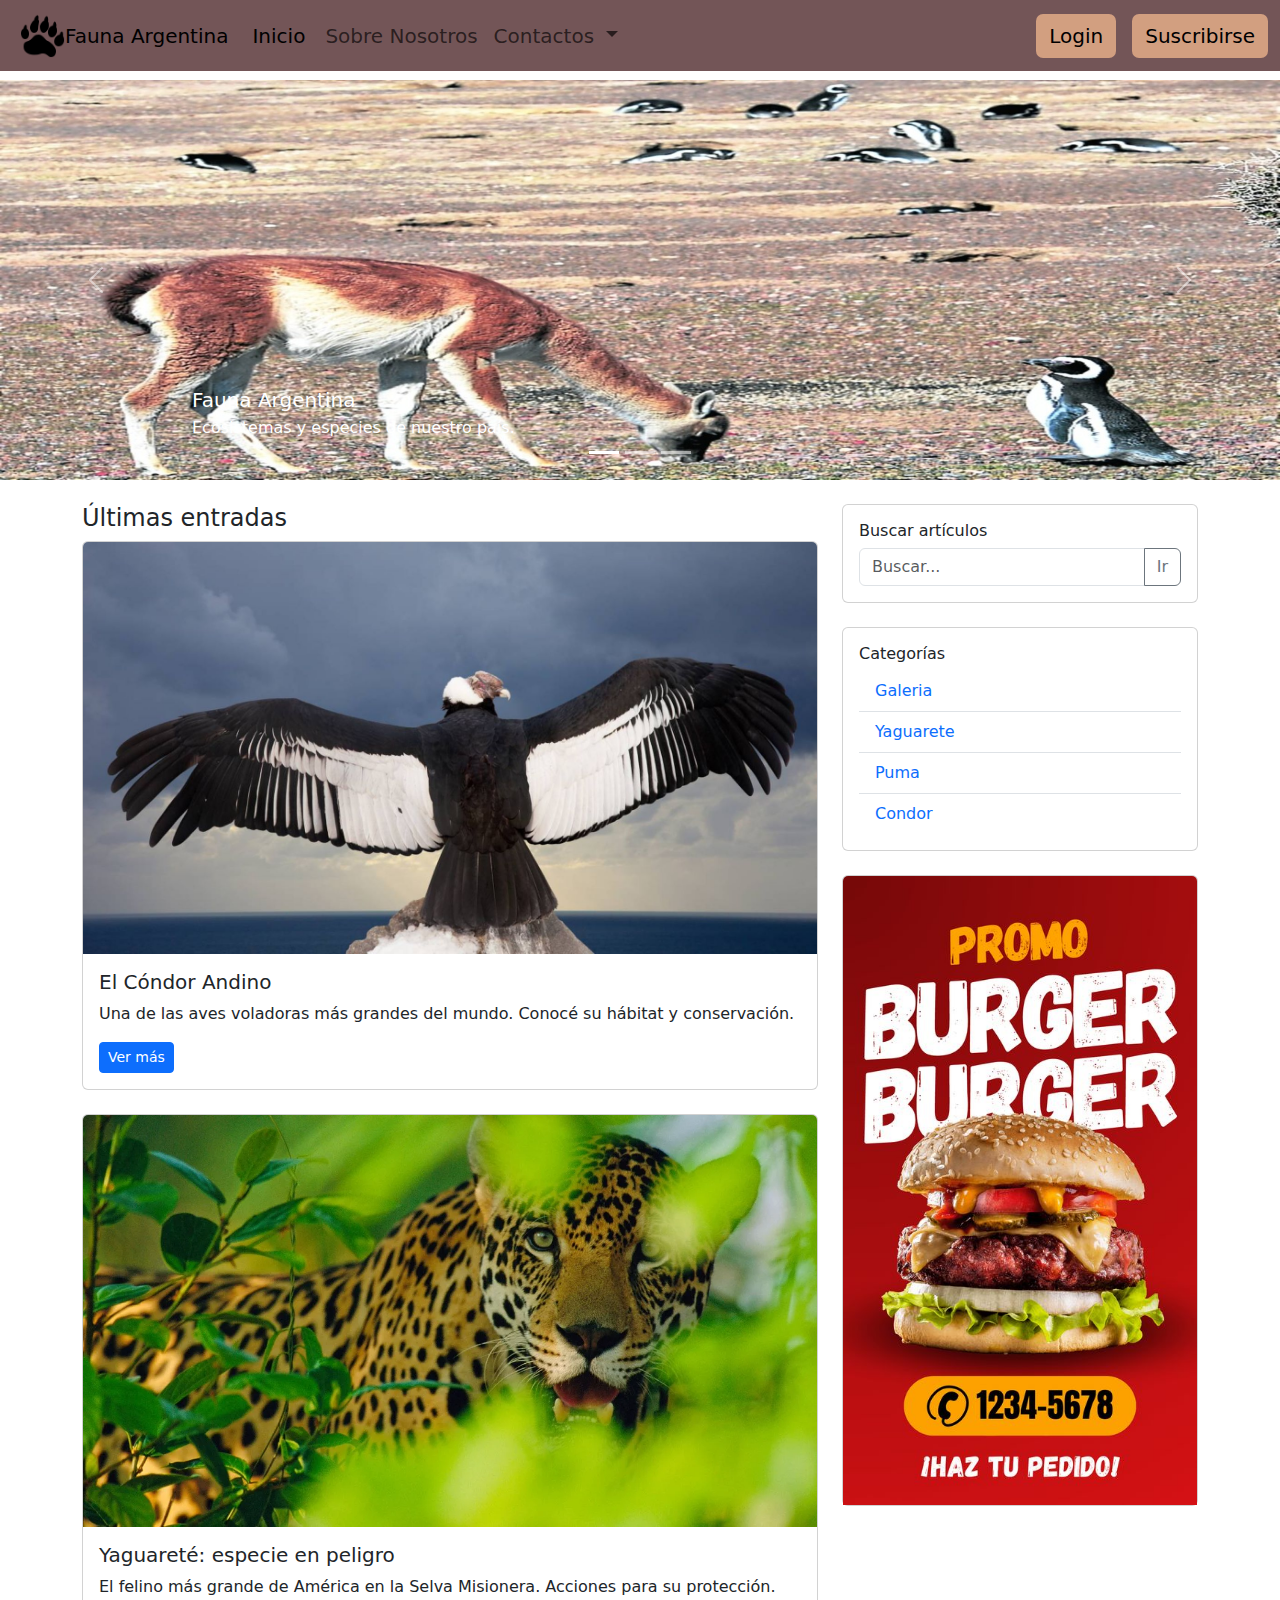
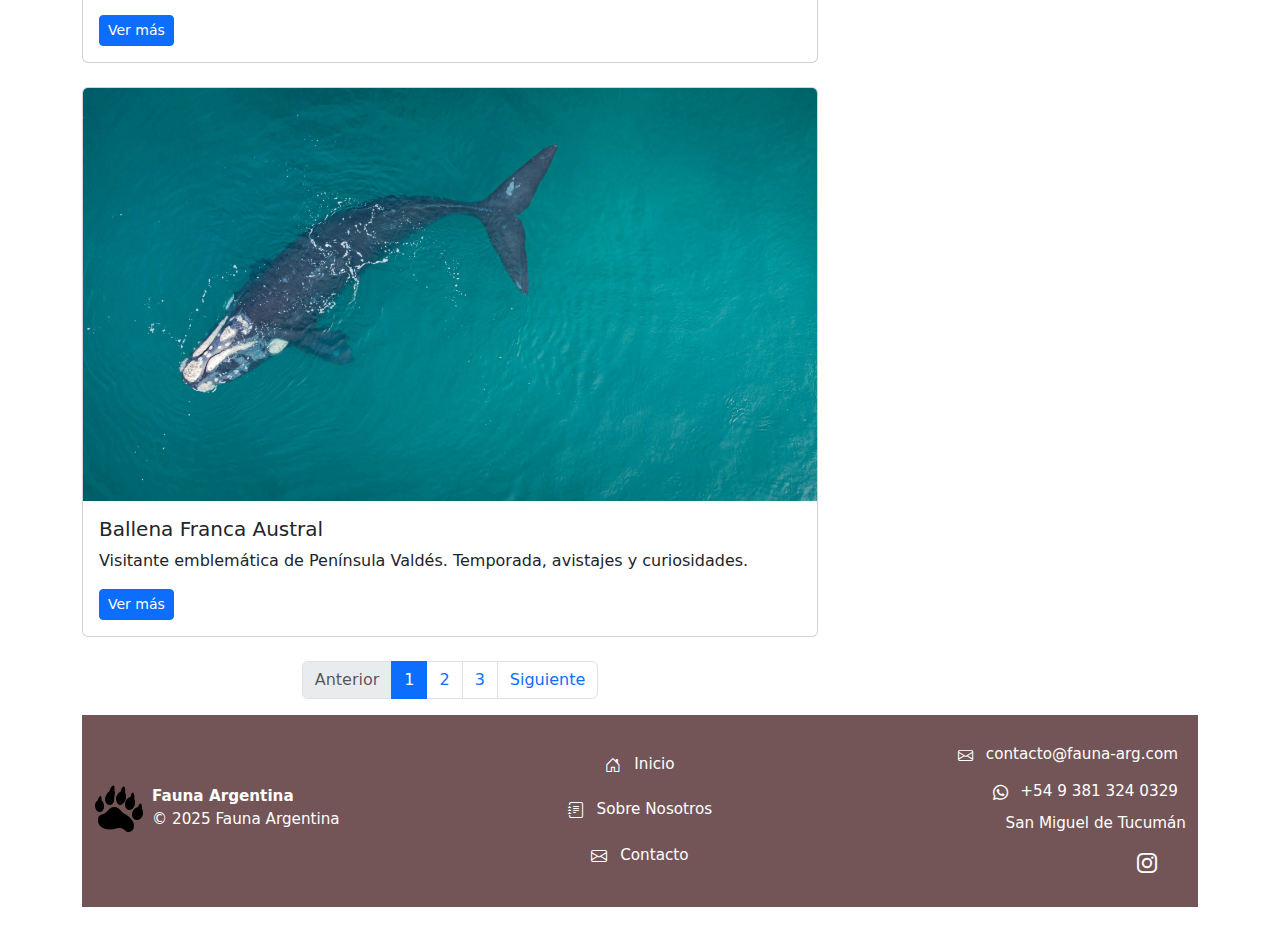
<file: index.html>
<!DOCTYPE html>
<html lang="es">
<head>
    <meta charset="UTF-8">
    <meta name="viewport" content="width=device-width, initial-scale=1.0">
    <link href="https://cdn.jsdelivr.net/npm/bootstrap@5.3.3/dist/css/bootstrap.min.css" rel="stylesheet" />
     <!-- Bootstrap Icons (para íconos como Instagram, WhatsApp, etc.) -->
  <link rel="stylesheet" 
        href="https://cdn.jsdelivr.net/npm/bootstrap-icons@1.11.3/font/bootstrap-icons.min.css">
         <!-- Tus estilos personalizados -->
    <link rel="stylesheet" href="./css/style.css">
    <link rel="stylesheet" href="./css/footer.css">
    <link rel="stylesheet" href="./css/nav.css">
    <title>Fauna Argentina</title>
</head>
<body>
    <header>
            <nav class="navbar navbar-expand-lg bg-body-tertiary fixed-top fs-5">
            <div class="container-fluid">
        <a class="navbar-brand d-flex align-items-center ms-2" href="#">
                <img src="./assets/img/logo.png" alt="logo" title="logo" width="45px">
                Fauna Argentina
        </a>
            <button class="navbar-toggler" type="button" data-bs-toggle="collapse" data-bs-target="#navbarSupportedContent" aria-controls="navbarSupportedContent" aria-expanded="false" aria-label="Toggle navigation">
            <span class="navbar-toggler-icon"></span>
            </button>
            <div class="collapse navbar-collapse" id="navbarSupportedContent">
            <ul class="navbar-nav me-auto mb-2 mb-lg-0">
            <li class="nav-item">
        <a class="nav-link active" aria-current="page" href="./index.html">Inicio</a>

            </li>
            <li class="nav-item">
        <a class="nav-link ms-1" href="./pages/nosotros.html">Sobre Nosotros</a>
            </li>
            <li class="nav-item dropdown">
        <a class="nav-link dropdown-toggle" href="#" role="button" data-bs-toggle="dropdown" aria-expanded="false">
            Contactos
        </a>
        <ul class="dropdown-menu">
            <li><a class="dropdown-item" href="https://wa.me/3813240329" target="_blank">Whatsapp</a></li>
            <li><a class="dropdown-item" href="https://www.instagram.com/refaunar" target="_blank">Instagram</a></li>
            <li><hr class="dropdown-divider"></li>
            <li><a class="dropdown-item" href="./pages/contacto.html" target="_blank">Contacto</a></li>
        </ul>
        </li>
    </ul>
    <form class="d-flex" role="button">
        <button class="btn fs-5" type="submit"><a class="text-black" href="./pages/login.html" target="_blank">Login</a></button>

            <button type="button" class="btn fs-5 ms-3 text-black" data-bs-toggle="modal" data-bs-target="#suscripcionModal">
                Suscribirse
            </button>

        <div class="modal" id="suscripcionModal" tabindex="-1" aria-labelledby="suscripcionLabel" aria-hidden="true">
        <div class="modal-dialog">
        <div class="modal-content">
    
        <div class="modal-header">
        <h5 class="modal-title" id="suscripcionLabel">Formulario de Suscripción</h5>
        <button type="button" class="btn-close" data-bs-dismiss="modal" aria-label="Cerrar"></button>
        </div>

        <div class="modal-body">
        <form>
            <div class="mb-3">
            <label for="nombre" class="form-label">Nombre completo</label>
            <input type="text" class="form-control" id="nombre" placeholder="Tu nombre">
            </div>
            <div class="mb-3">
            <label for="email" class="form-label">Correo electrónico</label>
            <input type="email" class="form-control" id="email" placeholder="tucorreo@ejemplo.com">
            </div>
            <div class="form-check">
            <input class="form-check-input" type="checkbox" id="notificaciones">
            <label class="form-check-label" for="notificaciones">
            Quiero recibir notificaciones
            </label>
            </div>
        </form>
        </div>

    <div class="modal-footer">
        <button type="button" class="btn btn-secondary" data-bs-dismiss="modal">Cerrar</button>
        <button type="button" class="btn btn-secondary"> <a class="text-white" href="./html/404.html">Enviar</a></button>
    </div>

        </div>
    </div>
</div>
    </form>
    </div>
    </div>
    </nav>
    </header>
    <main>
      
    <section class="container-fluid px-0">
        <div id="heroCarousel" class="carousel slide" data-bs-ride="carousel">
            <!-- Indicadores (puntos) -->
            <div class="carousel-indicators">
                <button type="button" data-bs-target="#heroCarousel" data-bs-slide-to="0" class="active" aria-current="true" aria-label="Slide 1"></button>
                <button type="button" data-bs-target="#heroCarousel" data-bs-slide-to="1" aria-label="Slide 2"></button>
                <button type="button" data-bs-target="#heroCarousel" data-bs-slide-to="2" aria-label="Slide 3"></button>
            </div>
        
        <div class="carousel-inner">
            <div class="carousel-item active">
                <img src="./assets/img/ejemplo1.jpg"
                        class="d-block w-100 object-fit-cover"
                        alt="Ejemplo de animales"
                        title="Ejemplo de Pingüinos">
                    <div class="carousel-caption text-start">
                        <h5 class="mb-1">Fauna Argentina</h5>
                        <p class="mb-0">Ecosistemas y especies de nuestro país.</p>
                    </div>
            </div>

        <div class="carousel-item">
            <img src="./assets/img/ejemplo2.jpg"
                    class="d-block w-100 object-fit-cover"
                    alt="ejemplo de animales"
                    title="Ejemplo de llamas">
                <div class="carousel-caption">
                    <h5 class="mb-1">Conservación</h5>
                    <p class="mb-0">Conocé proyectos y reservas naturales.</p>
                </div>
        </div>

        <div class="carousel-item">
            <img src="./assets/img/ejemplo3.png"
                    class="d-block w-100 object-fit-cover"
                    alt="Ejemplo de animales"
                    title="Ejemplo de tucan">
                <div class="carousel-caption text-end">
                    <h5 class="mb-1">Explorá el blog</h5>
                    <p class="mb-0">Notas, guías y fotos imperdibles.</p>
                </div>
            </div>
        </div>

        <button class="carousel-control-prev" type="button" data-bs-target="#heroCarousel" data-bs-slide="prev">
            <span class="carousel-control-prev-icon" aria-hidden="true"></span>
            <span class="visually-hidden">Anterior</span>
        </button>
        <button class="carousel-control-next" type="button" data-bs-target="#heroCarousel" data-bs-slide="next">
            <span class="carousel-control-next-icon" aria-hidden="true"></span>
            <span class="visually-hidden">Siguiente</span>
        </button>
        </div>
    </section>
    <main class="container my-4">
        <div class="row gy-4">
            <!-- Columna principal -->
            <section class="col-12 col-md-8" id="entradas">
                <h2 class="h4">Últimas entradas</h2>
                
                <article class="card mb-4">
                    <img src="./assets/img/condor.jpg" 
                    class="card-img-top object-fit-cover" 
                    alt="Cóndor andino" title="Cóndor andino"
                    title="El Cóndor Andino">
                    <div class="card-body">
                        <h3 class="h5 card-title">El Cóndor Andino</h3>
                        <p class="card-text">Una de las aves voladoras más grandes del mundo. Conocé su hábitat y conservación.</p>
                        <a href="./html/detalles1.html" class="btn btn-primary btn-sm">Ver más</a>
                    </div>
                </article>

                <article class="card mb-4">
                    <img src="./assets/img/yaguarete.webp" 
                    class="card-img-top object-fit-cover" 
                    alt="Yaguareté" title="Yaguareté"
                    title="Yaguareté: el gran felino">
                    <div class="card-body">
                        <h3 class="h5 card-title">Yaguareté: especie en peligro</h3>
                        <p class="card-text">El felino más grande de América en la Selva Misionera. Acciones para su protección.</p>
                        <a href="./html/detalles2.html" class="btn btn-primary btn-sm">Ver más</a>
                    </div>
                </article>

                <article class="card mb-4">
                    <img src="./assets/img/ballena.jpg" 
                    class="card-img-top object-fit-cover" 
                    alt="Ballena franca austral" title="Ballena franca austral"
                    title="Ballena Franca Austral">
                    <div class="card-body">
                        <h3 class="h5 card-title">Ballena Franca Austral</h3>
                        <p class="card-text">Visitante emblemática de Península Valdés. Temporada, avistajes y curiosidades.</p>
                        <a href="./html/detalles3.html" class="btn btn-primary btn-sm">Ver más</a>
                    </div>
                </article>

                <nav aria-label="Paginación del blog">
                    <ul class="pagination justify-content-center">
                        <li class="page-item disabled"><span class="page-link">Anterior</span></li>
                        <li class="page-item active"><span class="page-link">1</span></li>
                        <li class="page-item"><a class="page-link" href="./html/404.html">2</a></li>
                        <li class="page-item"><a class="page-link" href="./html/404.html">3</a></li>
                        <li class="page-item"><a class="page-link" href="#">Siguiente</a></li>
                    </ul>
                </nav>

            </section>
            <!-- Columna lateral  -->
            <aside class="col-12 col-md-4" id="lateral">
                <div class="card mb-4">
                    <div class="card-body">
                        <h2 class="h6 mb-2">Buscar artículos</h2>
                        <form role="search">
                            <div class="input-group">
                                <input type="search" class="form-control" placeholder="Buscar..." aria-label="Buscar">
                                <button class="btn btn-outline-secondary" type="submit">Ir</button>
                            </div>
                        </form>
                    </div>
                </div>

                <div class="card mb-4">
                    <div class="card-body">
                        <h2 class="h6 mb-2">Categorías</h2>
                        <ul class="list-group list-group-flush">
                            <li class="list-group-item"><a class="text-decoration-none" href="./pages/fauna.html">Galeria</a></li>
                            <li class="list-group-item"><a class="text-decoration-none" href="./pages/yaguarete.html">Yaguarete</a></li>
                            <li class="list-group-item"><a class="text-decoration-none" href="./pages/puma.html">Puma</a></li>
                            <li class="list-group-item"><a class="text-decoration-none" href="./pages/condor.html">Condor</a></li>
                        </ul>
                    </div>
                </div>

                <div class="card d-none d-md-block">
                    <img src="./assets/img/publicidad.jpg" 
                        class="card-img-top" 
                        alt="Publicidad del blog"
                        title="Publicidad destacada del blog">
                    <!-- <div class="card-body">
                        <span class="badge text-bg-secondary">Publicidad</span>
                        <p class="small text-muted mb-0">texto publicidad</p>
                    </div> -->
                </div>
            </aside>
        </div>
    <footer class="text-white">
  <div class="container py-4">
    <div class="row gy-3 align-items-center">
      
      <!-- Columna 1: logo + nombre (usa .footer-brand para CSS de alineación) -->
      <div class="col-12 col-md-4 text-center text-md-start">
        <div class="footer-brand d-inline-flex align-items-center">
          <img src="./assets/img/logo.png" alt="Logo Fauna Argentina" width="60" class="me-2 align-text-bottom">
          <div>
            <strong>Fauna Argentina</strong>
            <p class="mb-0">© 2025 Fauna Argentina</p>
          </div>
        </div>
      </div>

      <!-- Columna 2: navegación (vertical como Rolling) -->
      <div class="col-12 col-md-4">
        <nav aria-label="Enlaces del sitio">
          <!-- footer-links activa el hover tipo “chip” definido en tu CSS -->
          <ul class="list-unstyled d-flex flex-column align-items-center gap-2 my-2 footer-links">
            <li>
              <a href="./index.html" class="text-white text-decoration-none">
                <i class="bi bi-house-door me-2"></i> Inicio
              </a>
            </li>
            <li>
              <a href="./pages/nosotros.html" class="text-white text-decoration-none">
                <i class="bi bi-journal-text me-2"></i> Sobre Nosotros
              </a>
            </li>
            <li>
              <a href="./pages/contacto.html" class="text-white text-decoration-none">
                <i class="bi bi-envelope me-2"></i> Contacto
              </a>
            </li>
          </ul>
        </nav>
      </div>

      <!-- Columna 3: contacto + redes -->
      <div class="col-12 col-md-4 text-center text-md-end footer-contact">
        <!-- Convertimos <p> a <a> para que apliquen los hovers de tu CSS -->
        <p class="mb-1">
          <a href="mailto:contacto@fauna-arg.com" class="text-white text-decoration-none">
            <i class="bi bi-envelope me-2"></i> contacto@fauna-arg.com
          </a>
        </p>
        <p class="mb-1">
          <a href="https://wa.me/5493813240329" target="_blank" rel="noopener" class="text-white text-decoration-none">
            <i class="bi bi-whatsapp me-2"></i> +54 9 381 324 0329
          </a>
        </p>
        <p class="mb-2">San Miguel de Tucumán</p>

        <!-- Redes (solo Instagram, con clase .footer-social para hover/scale) -->
        <div aria-label="Redes sociales" class="footer-social">
          <a href="https://www.instagram.com/refaunar"
             class="text-white fs-5 me-3"
             target="_blank" rel="noopener"
             aria-label="Instagram Refaunar">
            <i class="bi bi-instagram"></i>
          </a>
        </div>
      </div>

    </div>
  </div>
</footer>
    </main>
</body>
<script src="https://cdn.jsdelivr.net/npm/bootstrap@5.3.3/dist/js/bootstrap.bundle.min.js"></script>
</html>
</file>
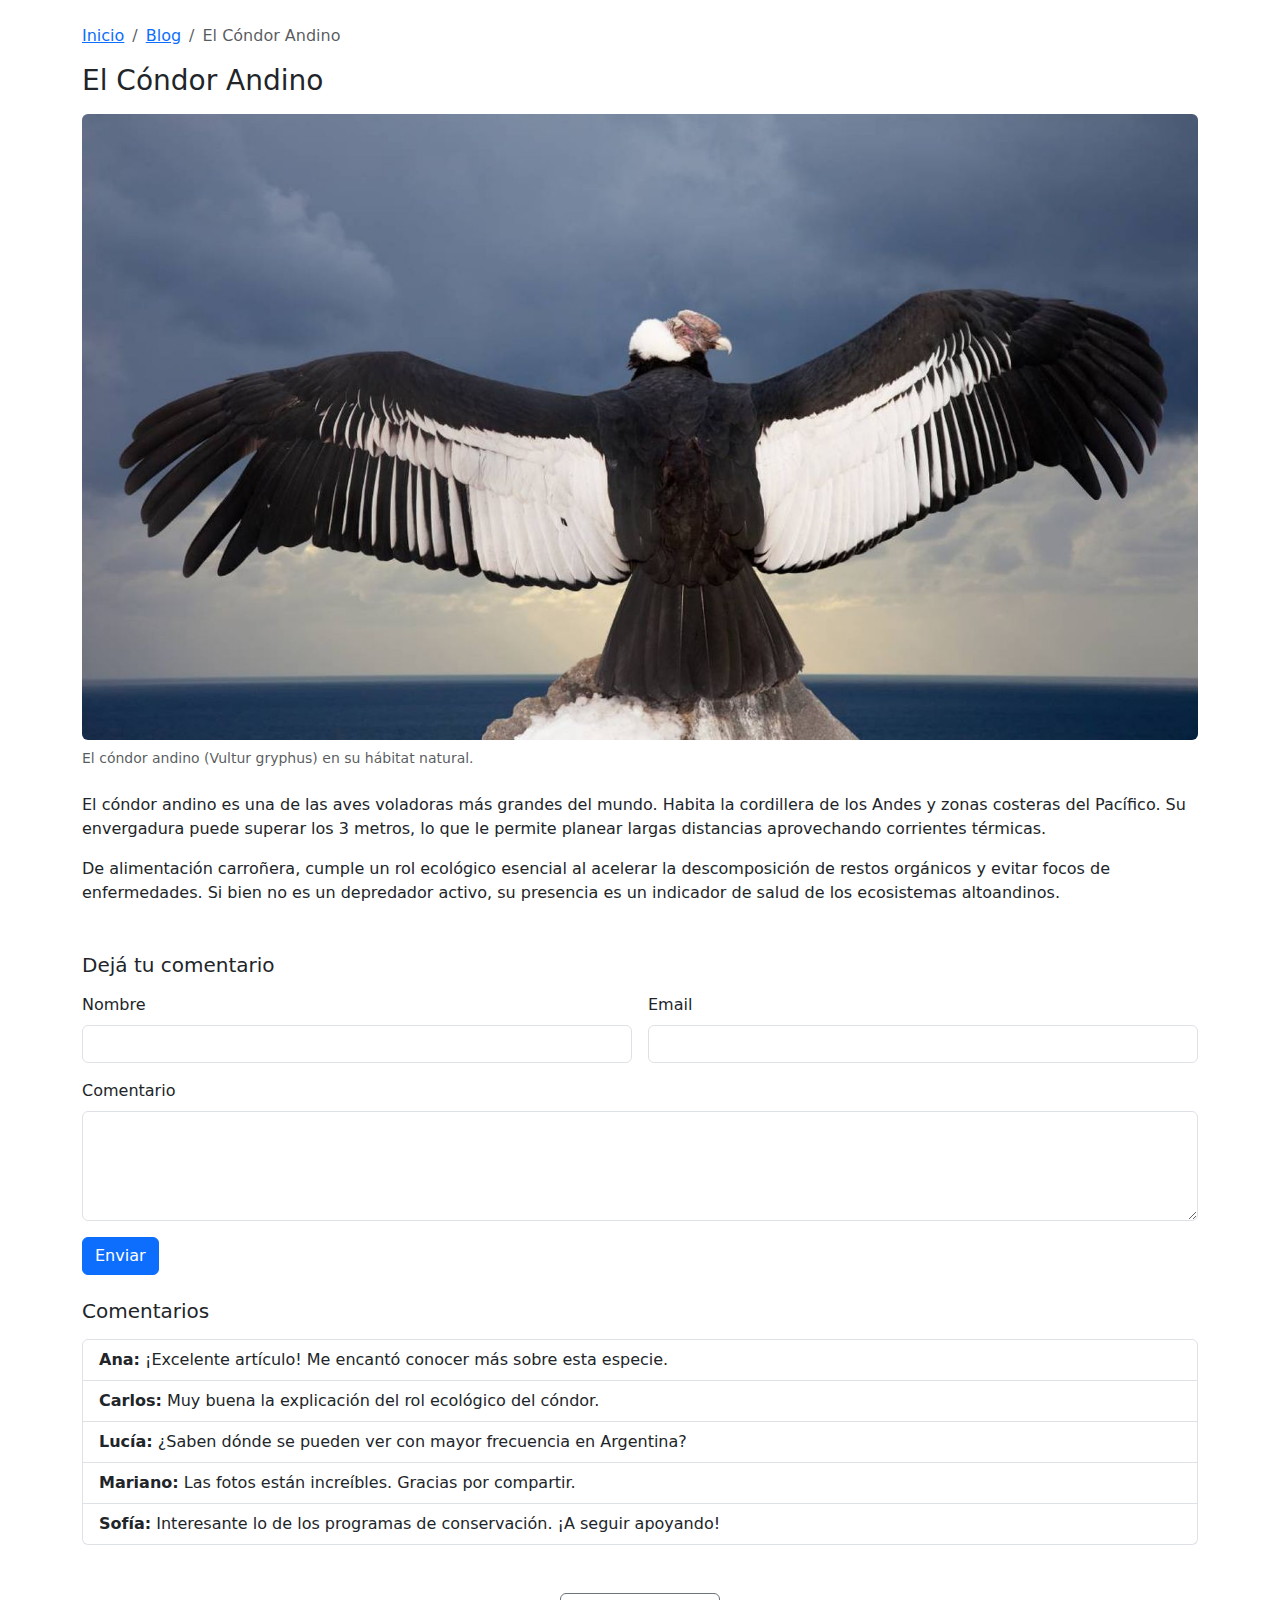
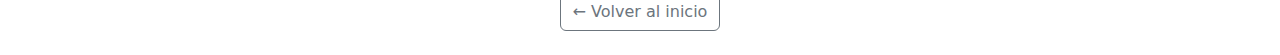
<file: html/detalles1.html>
<!DOCTYPE html>
<html lang="en">
<head>
    <meta charset="UTF-8">
    <meta name="viewport" content="width=device-width, initial-scale=1.0">
    <title>Detalle de la entrada 1</title>
    <link href="https://cdn.jsdelivr.net/npm/bootstrap@5.3.2/dist/css/bootstrap.min.css" rel="stylesheet">
    <link rel="stylesheet" href="../css/style.css">
</head>
<body class="detalles">   
    <main class="container py-4">
        <nav aria-label="breadcrumb" class="mb-3">
            <ol class="breadcrumb">
                <li class="breadcrumb-item"><a href="../index.html">Inicio</a></li>
                <li class="breadcrumb-item"><a href="../index.html#entradas">Blog</a></li>
                <li class="breadcrumb-item active" aria-current="page">El Cóndor Andino</li>
            </ol>
        </nav>

        <article>
            <header class="mb-2">
                <h1 class="h3 mb-1">El Cóndor Andino</h1>
            </header>

            <figure class="mt-3">
                <img src="../assets/img/condor.jpg" class="img-fluid rounded" alt="Cóndor andino sobre los Andes">
                <figcaption class="text-muted small mt-2">El cóndor andino (Vultur gryphus) en su hábitat natural.</figcaption>
            </figure>

            <section class="mt-4">
                <p>
                    El cóndor andino es una de las aves voladoras más grandes del mundo. Habita la cordillera de los Andes y zonas costeras del Pacífico. Su envergadura puede superar los 3 metros, lo que le permite planear largas distancias aprovechando corrientes térmicas.
                </p>

                <p>
                    De alimentación carroñera, cumple un rol ecológico esencial al acelerar la descomposición de restos orgánicos y evitar focos de enfermedades. Si bien no es un depredador activo, su presencia es un indicador de salud de los ecosistemas altoandinos.
                </p>
            </section>
        </article>

        <section class="mt-5">
            <h2 class="h5 mb-3">Dejá tu comentario</h2>
            <form>
                <div class="row g-3">
                    <div class="col-md-6">
                        <label for="nombre" class="form-label">Nombre</label>
                        <input type="text" id="nombre" class="form-control" required>
                    </div>
                    <div class="col-md-6">
                        <label for="email" class="form-label">Email</label>
                        <input type="email" id="email" class="form-control" required>
                    </div>
                    <div class="col-12">
                        <label for="comentario" class="form-label">Comentario</label>
                        <textarea id="comentario" class="form-control" rows="4" required></textarea>
                    </div>
                    <div class="col-12">
                        <button type="submit" class="btn btn-primary">Enviar</button>
                    </div>
                </div>
            </form>
        </section>

        <section class="mt-4">
            <h2 class="h5 mb-3">Comentarios</h2>
            <ul class="list-group">
                <li class="list-group-item"><strong>Ana:</strong> ¡Excelente artículo! Me encantó conocer más sobre esta especie.</li>
                <li class="list-group-item"><strong>Carlos:</strong> Muy buena la explicación del rol ecológico del cóndor.</li>
                <li class="list-group-item"><strong>Lucía:</strong> ¿Saben dónde se pueden ver con mayor frecuencia en Argentina?</li>
                <li class="list-group-item"><strong>Mariano:</strong> Las fotos están increíbles. Gracias por compartir.</li>
                <li class="list-group-item"><strong>Sofía:</strong> Interesante lo de los programas de conservación. ¡A seguir apoyando!</li>
            </ul>
        </section>

        <div class="text-center mt-5">
            <a href="../index.html" class="btn btn-outline-secondary">&larr; Volver al inicio</a>
        </div>
    </main>

    <script src="https://cdn.jsdelivr.net/npm/bootstrap@5.3.2/dist/js/bootstrap.bundle.min.js"></script>

</body>
</html>
</file>
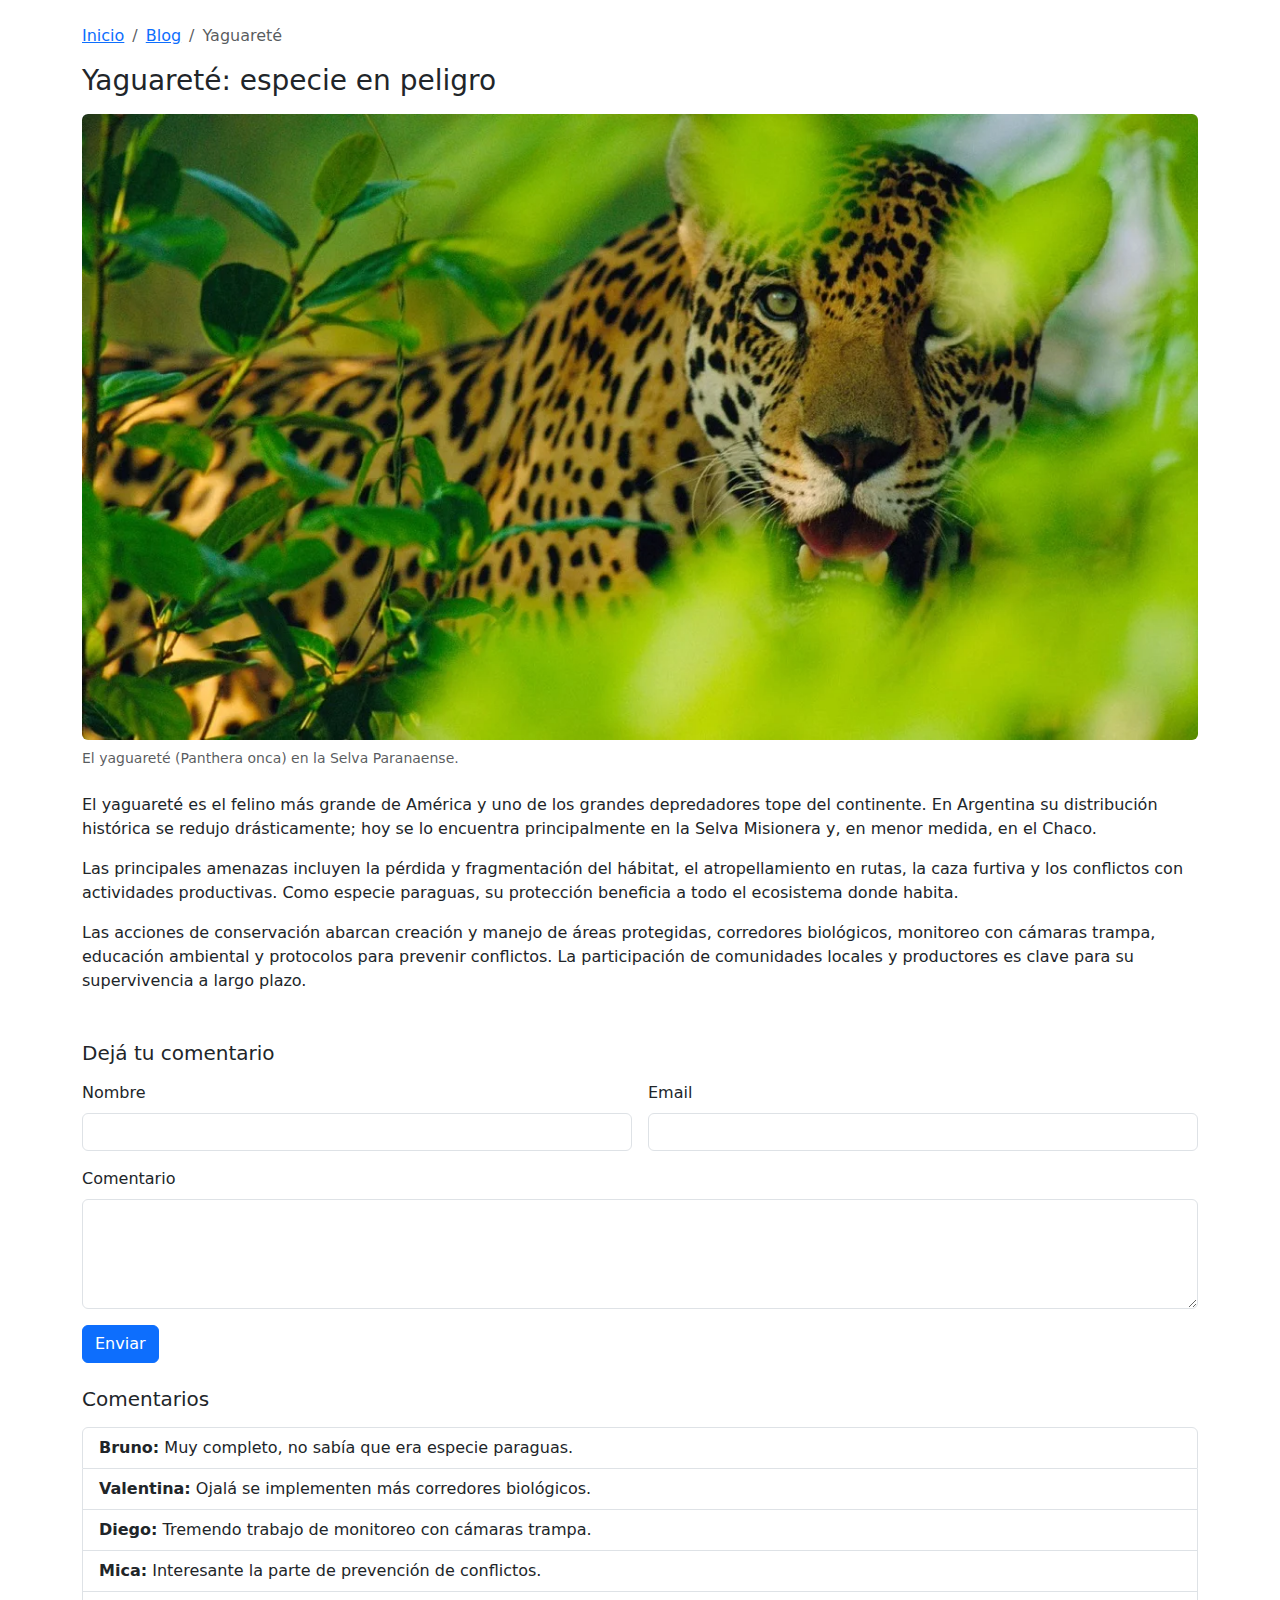
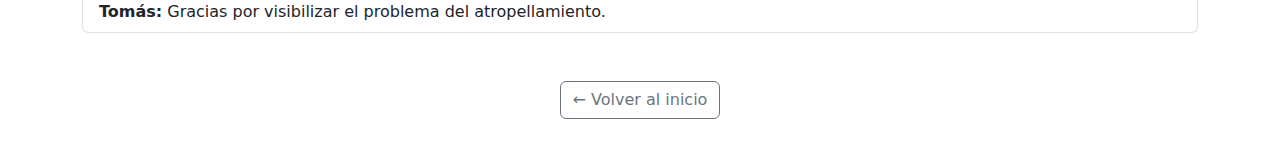
<file: html/detalles2.html>
<!DOCTYPE html>
<html lang="en">
<head>
    <meta charset="UTF-8">
    <meta name="viewport" content="width=device-width, initial-scale=1.0">
    <title>Detalle de la entrada 2</title>
    <link href="https://cdn.jsdelivr.net/npm/bootstrap@5.3.2/dist/css/bootstrap.min.css" rel="stylesheet">
    <link rel="stylesheet" href="../css/style.css">
</head>
<body class="detalles">   
    <main class="container py-4">
        <nav aria-label="breadcrumb" class="mb-3">
            <ol class="breadcrumb">
                <li class="breadcrumb-item"><a href="../index.html">Inicio</a></li>
                <li class="breadcrumb-item"><a href="../index.html#entradas">Blog</a></li>
                <li class="breadcrumb-item active" aria-current="page">Yaguareté</li>
            </ol>
        </nav>

        <article>
            <header class="mb-2">
                <h1 class="h3 mb-1">Yaguareté: especie en peligro</h1>
            </header>

            <figure class="mt-3">
                <img src="../assets/img/yaguarete.webp" class="img-fluid rounded" alt="Yaguareté en la selva misionera">
                <figcaption class="text-muted small mt-2">El yaguareté (Panthera onca) en la Selva Paranaense.</figcaption>
            </figure>

            <section class="mt-4">
                <p>
                    El yaguareté es el felino más grande de América y uno de los grandes depredadores tope del continente. En Argentina su distribución histórica se redujo drásticamente; hoy se lo encuentra principalmente en la Selva Misionera y, en menor medida, en el Chaco.
                </p>
                <p>
                    Las principales amenazas incluyen la pérdida y fragmentación del hábitat, el atropellamiento en rutas, la caza furtiva y los conflictos con actividades productivas. Como especie paraguas, su protección beneficia a todo el ecosistema donde habita.
                </p>
                <p>
                    Las acciones de conservación abarcan creación y manejo de áreas protegidas, corredores biológicos, monitoreo con cámaras trampa, educación ambiental y protocolos para prevenir conflictos. La participación de comunidades locales y productores es clave para su supervivencia a largo plazo.
                </p>
            </section>
        </article>

        <section class="mt-5">
            <h2 class="h5 mb-3">Dejá tu comentario</h2>
            <form>
                <div class="row g-3">
                    <div class="col-md-6">
                        <label for="nombre" class="form-label">Nombre</label>
                        <input type="text" id="nombre" class="form-control" required>                        
                    </div>
                    <div class="col-md-6">
                        <label for="email" class="form-label">Email</label>
                        <input type="email" id="email" class="form-control" required>
                    </div>
                    <div class="col-12">
                        <label for="comentario" class="form-label">Comentario</label>
                        <textarea id="comentario" class="form-control" rows="4" required></textarea>
                    </div>
                    <div class="col-12">
                        <button type="submit" class="btn btn-primary">Enviar</button>
                    </div>
                </div>
            </form>
        </section>

        <section class="mt-4">
            <h2 class="h5 mb-3">Comentarios</h2>
            <ul class="list-group">
                <li class="list-group-item"><strong>Bruno:</strong> Muy completo, no sabía que era especie paraguas.</li>
                <li class="list-group-item"><strong>Valentina:</strong> Ojalá se implementen más corredores biológicos.</li>
                <li class="list-group-item"><strong>Diego:</strong> Tremendo trabajo de monitoreo con cámaras trampa.</li>
                <li class="list-group-item"><strong>Mica:</strong> Interesante la parte de prevención de conflictos.</li>
                <li class="list-group-item"><strong>Tomás:</strong> Gracias por visibilizar el problema del atropellamiento.</li>
            </ul>
        </section>

        <div class="text-center mt-5">
            <a href="../index.html" class="btn btn-outline-secondary">&larr; Volver al inicio</a>
        </div>
    </main>

    <script src="https://cdn.jsdelivr.net/npm/bootstrap@5.3.2/dist/js/bootstrap.bundle.min.js"></script>
</body>
</html>
</file>
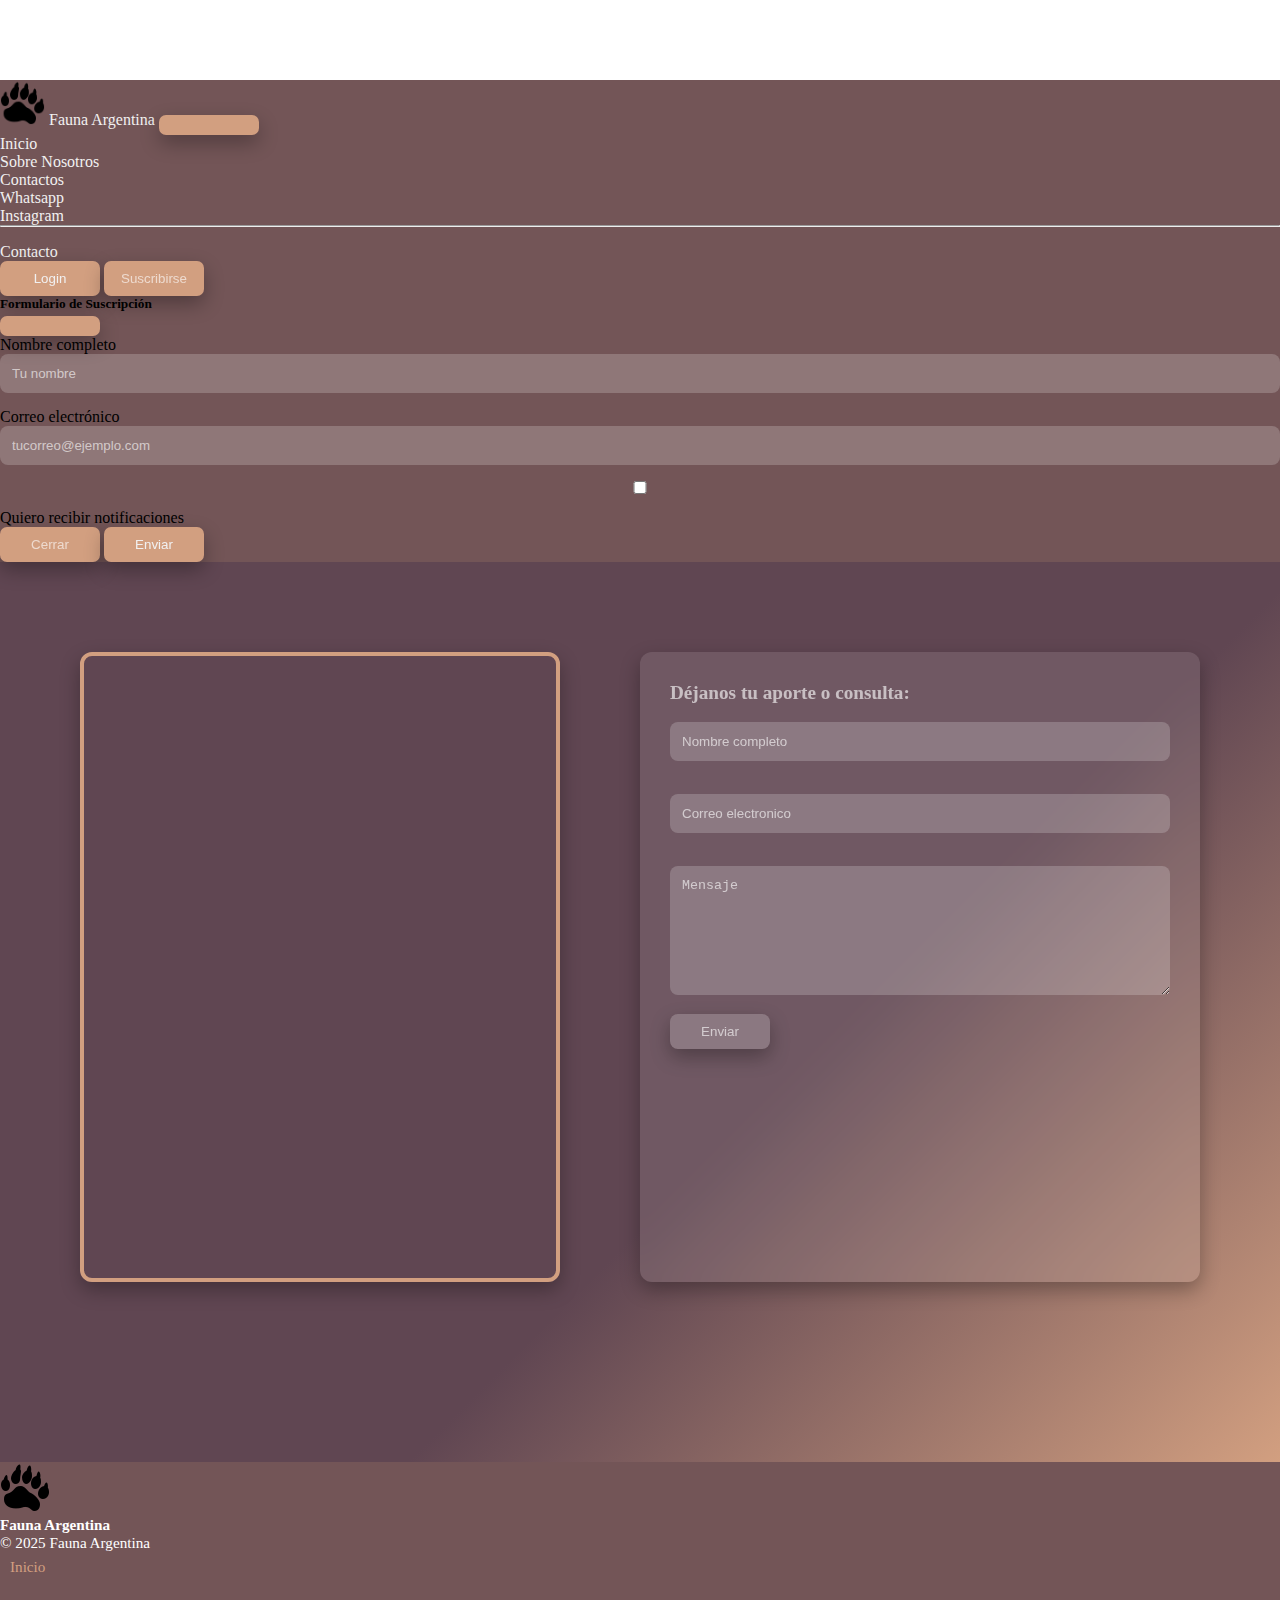
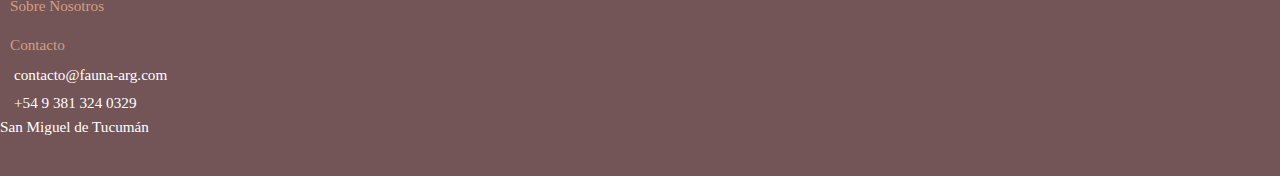
<file: pages/contacto.html>
<!doctype html>
<html lang="en">
  <head>
    <meta charset="utf-8">
    <meta name="viewport" content="width=device-width, initial-scale=1">
    <title>Bootstrap demo</title>
    <link href="https://cdn.jsdelivr.net/npm/bootstrap@5.3.7/dist/css/bootstrap.min.css" rel="stylesheet" integrity="sha384-LN+7fdVzj6u52u30Kp6M/trliBMCMKTyK833zpbD+pXdCLuTusPj697FH4R/5mcr" crossorigin="anonymous">
     <link rel="stylesheet" href="../css/contacto.css">
     <link rel="stylesheet" href="../css/nav.css">
     <link rel="stylesheet" href="../css/footer.css">
</head>


  <body>
    <header>
            <nav class="navbar navbar-expand-lg bg-body-tertiary fixed-top fs-5">
            <div class="container-fluid">
        <a class="navbar-brand d-flex align-items-center ms-1" href="#">
                <img src="../assets/img/logo.png" alt="" width="45px">
                Fauna Argentina
        </a>
            <button class="navbar-toggler" type="button" data-bs-toggle="collapse" data-bs-target="#navbarSupportedContent" aria-controls="navbarSupportedContent" aria-expanded="false" aria-label="Toggle navigation">
            <span class="navbar-toggler-icon"></span>
            </button>
            <div class="collapse navbar-collapse" id="navbarSupportedContent">
            <ul class="navbar-nav me-auto mb-2 mb-lg-0">
            <li class="nav-item">
        <a class="nav-link active" aria-current="page" href="../index.html">Inicio</a>

            </li>
            <li class="nav-item">
        <a class="nav-link ms-1" href="../pages/nosotros.html">Sobre Nosotros</a>
            </li>
            <li class="nav-item dropdown">
        <a class="nav-link dropdown-toggle" href="./contacto.html" role="button" data-bs-toggle="dropdown" aria-expanded="false">
            Contactos
        </a>
        <ul class="dropdown-menu">
            <li><a class="dropdown-item" href="https://wa.me/3813240329" target="_blank">Whatsapp</a></li>
            <li><a class="dropdown-item" href="https://www.instagram.com/refaunar" target="_blank">Instagram</a></li>
            <li><hr class="dropdown-divider"></li>
            <li><a class="dropdown-item" href="./contacto.html">Contacto</a></li>
        </ul>
        </li>
    </ul>
    <form class="d-flex" role="button">
        <button class="btn fs-5" type="submit"><a class="text-black" href="../pages/login.html" target="_blank">Login</a></button>

            <button type="button" class="btn fs-5 ms-3 p-1 text-black" data-bs-toggle="modal" data-bs-target="#suscripcionModal">
                Suscribirse
            </button>

        <div class="modal" id="suscripcionModal" tabindex="-1" aria-labelledby="suscripcionLabel" aria-hidden="true">
        <div class="modal-dialog">
        <div class="modal-content">
    
        <div class="modal-header">
        <h5 class="modal-title" id="suscripcionLabel">Formulario de Suscripción</h5>
        <button type="button" class="btn-close" data-bs-dismiss="modal" aria-label="Cerrar"></button>
        </div>

        <div class="modal-body">
        <form>
            <div class="mb-3">
            <label for="nombre" class="form-label">Nombre completo</label>
            <input type="text" class="form-control" id="nombre" placeholder="Tu nombre">
            </div>
            <div class="mb-3">
            <label for="email" class="form-label">Correo electrónico</label>
            <input type="email" class="form-control" id="email" placeholder="tucorreo@ejemplo.com">
            </div>
            <div class="form-check">
            <input class="form-check-input" type="checkbox" id="notificaciones">
            <label class="form-check-label" for="notificaciones">
            Quiero recibir notificaciones
            </label>
            </div>
        </form>
        </div>

    <div class="modal-footer">
        <button type="button" class="btn btn-secondary" data-bs-dismiss="modal">Cerrar</button>
        <button type="button" class="btn btn-secondary"> <a class="text-white" href="./pages/error404.html">Enviar</a></button>
    </div>

        </div>
    </div>
</div>
    </form>
    </div>
    </div>
    </nav>
    </header>


    <main>
        <section class="conteiner">
            <h1>Déjanos tu aporte o consulta:</h1><br>
            <form>
                <div>
                   <input
                    type="text" 
                    id="Nombre" 
                    name="fullname" 
                    required  
                    autocomplete="name"
                    placeholder="Nombre completo"
                    />  
                     <div><br>
                    <input 
                    type="email" 
                    id="correo" 
                    placeholder="Correo electronico"
                    name="email"
                    required
                    autocomplete="email"/>   
                    </div>
                     <div><br>
                    
                    <textarea
                    type="text"
                    id="mensaje"
                    name="text"
                    placeholder="Mensaje"
                    required
                    rows="7" cols="60"></textarea> <!--rows y cols, es fila y columna respectivamente, paara ajustar el tamaño del recuadro-->
                    <!-- "minlength" Estableca cantidad minima de caracteres-->
                    <!-- "maxlength" establece cantidad maxima de caracteres-->
                    </div>
                </div>

            </form>
            <button>Enviar</button>
        </section>
        <section class="mapa">
            <iframe src="https://www.google.com/maps/embed?pb=!1m18!1m12!1m3!1d3560.105916739557!2d-65.207167!3d-26.836583299999994!2m3!1f0!2f0!3f0!3m2!1i1024!2i768!4f13.1!3m3!1m2!1s0x94225d3ad7f30f1d%3A0xf8606cd659b8e3e4!2sRollingCode%20School!5e0!3m2!1ses-419!2sar!4v1756067687007!5m2!1ses-419!2sar" style="border:0;" allowfullscreen="" loading="lazy" referrerpolicy="no-referrer-when-downgrade"></iframe>
        </section>


    </main>
    <footer class="text-white">
  <div class="container py-4">
    <div class="row gy-3 align-items-center">
      
      <!-- Columna 1: logo + nombre (usa .footer-brand para CSS de alineación) -->
      <div class="col-12 col-md-4 text-center text-md-start">
        <div class="footer-brand d-inline-flex align-items-center">
          <img src="../assets/img/logo.png" alt="Logo Fauna Argentina" width="60" class="me-2 align-text-bottom">
          <div>
            <strong>Fauna Argentina</strong>
            <p class="mb-0">© 2025 Fauna Argentina</p>
          </div>
        </div>
      </div>

      <!-- Columna 2: navegación (vertical como Rolling) -->
      <div class="col-12 col-md-4">
        <nav aria-label="Enlaces del sitio">
          <!-- footer-links activa el hover tipo “chip” definido en tu CSS -->
          <ul class="list-unstyled d-flex flex-column align-items-center gap-2 my-2 footer-links">
            <li>
              <a href="../index.html" class="text-white text-decoration-none">
                <i class="bi bi-house-door me-2"></i> Inicio
              </a>
            </li>
            <li>
              <a href="../pages/nosotros.html" class="text-white text-decoration-none">
                <i class="bi bi-journal-text me-2"></i> Sobre Nosotros
              </a>
            </li>
            <li>
              <a href="../pages/contacto.html" class="text-white text-decoration-none">
                <i class="bi bi-envelope me-2"></i> Contacto
              </a>
            </li>
          </ul>
        </nav>
      </div>

      <!-- Columna 3: contacto + redes -->
      <div class="col-12 col-md-4 text-center text-md-end footer-contact">
        <!-- Convertimos <p> a <a> para que apliquen los hovers de tu CSS -->
        <p class="mb-1">
          <a href="mailto:contacto@fauna-arg.com" class="text-white text-decoration-none">
            <i class="bi bi-envelope me-2"></i> contacto@fauna-arg.com
          </a>
        </p>
        <p class="mb-1">
          <a href="https://wa.me/5493813240329" target="_blank" rel="noopener" class="text-white text-decoration-none">
            <i class="bi bi-whatsapp me-2"></i> +54 9 381 324 0329
          </a>
        </p>
        <p class="mb-2">San Miguel de Tucumán</p>

        <!-- Redes (solo Instagram, con clase .footer-social para hover/scale) -->
        <div aria-label="Redes sociales" class="footer-social">
          <a href="https://www.instagram.com/refaunar"
             class="text-white fs-5 me-3"
             target="_blank" rel="noopener"
             aria-label="Instagram Refaunar">
            <i class="bi bi-instagram"></i>
          </a>
        </div>
      </div>

    </div>
  </div>
</footer>



    <script src="https://cdn.jsdelivr.net/npm/bootstrap@5.3.7/dist/js/bootstrap.bundle.min.js" integrity="sha384-ndDqU0Gzau9qJ1lfW4pNLlhNTkCfHzAVBReH9diLvGRem5+R9g2FzA8ZGN954O5Q" crossorigin="anonymous"></script>
  </body>
</html>
</file>
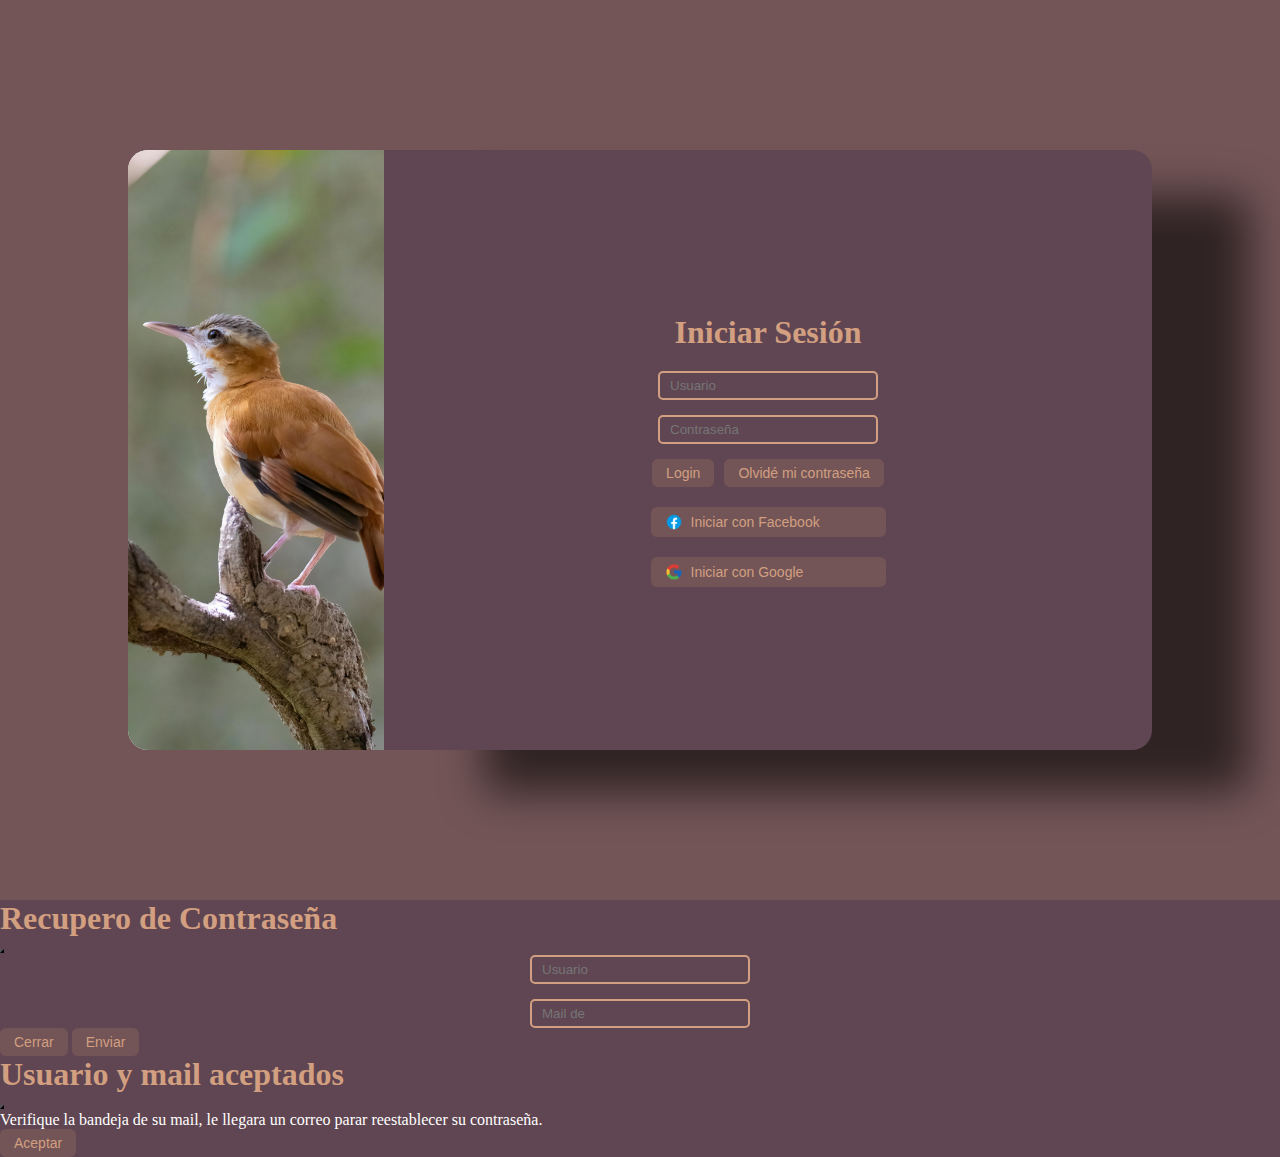
<file: pages/login.html>
<!doctype html>
<html lang="es">
  <head>
    <meta charset="utf-8">
    <meta name="viewport" content="width=device-width, initial-scale=1">
    <title>Bootstrap demo</title>
    <link href="https://cdn.jsdelivr.net/npm/bootstrap@5.3.7/dist/css/bootstrap.min.css" rel="stylesheet" integrity="sha384-LN+7fdVzj6u52u30Kp6M/trliBMCMKTyK833zpbD+pXdCLuTusPj697FH4R/5mcr" crossorigin="anonymous">
    <link rel="stylesheet" href="/css/styleLogin.css">
  </head>
  <body>

    <head>
        
    </head>

    <main>

    <section class="conteiner">
        <h1 >Iniciar Sesión</h1>
        <form> 
        <div> 
      
          <input type="text" id="email" name="email" placeholder="Usuario" required />
        </div>

         <div >
         <input type="password" id="password" name="password" placeholder="Contraseña" required />
        </div>
    

        <div class="buttons">
  <button class="btn-custom">Login</button>
  <button  type="button"
  class="btn-custom" data-bs-toggle="modal"
  data-bs-target="#modal">Olvidé mi contraseña</button>

    </div>

    </form>
    <div class="socialbuttons">
    <button class="btnsocial">
        <img src="/assets/face.png" alt="Google">
        Iniciar con Facebook
    </button>
    </div>
        <div class="socialbuttons">
    <button class="btnsocial">
        <img src="/assets/google.png" alt="google">
        Iniciar con Google
    </button>
    </div>
    </section>

    <section class="imagen">
        <img src="/assets/hornero.jpg" alt="">

    </section>



    </main>


    <footer></footer>

    <div class="modal fade" id="modal" tabindex="-1" aria-labelledby="exampleModalLabel" aria-hidden="true">
  <div class="modal-dialog">
    <div class="modal-content">
      <div class="modal-header">
        <h1 class="modal-title fs-5" id="exampleModalLabel">Recupero de Contraseña</h1>
        <button type="button" class="btn-close" data-bs-dismiss="modal" aria-label="Close"></button>
      </div>
      <div class="modal-body">
        <form >
        <div> 
          <input type="text" id="email" name="email" placeholder="Usuario" required />
        </div>

         <div> 
          <input type="email" id="email" name="email" placeholder="Mail de" required />
        </div>
        </form>
      </div>
      <div class="modal-footer">
        <button type="button" class="btn-custom" data-bs-dismiss="modal">Cerrar</button>
        <button type="button" class="btn-custom" data-bs-toggle="modal"
        data-bs-target="#exampleModal">Enviar</button>
      </div>
    </div>
  </div>
</div>

<div class="modal fade" id="exampleModal" tabindex="-1" aria-labelledby="exampleModalLabel" aria-hidden="true">
  <div class="modal-dialog">
    <div class="modal-content">
      <div class="modal-header">
        <h1 class="modal-title fs-5" id="exampleModalLabel">Usuario y mail aceptados</h1>
        <button type="button" class="btn-close" data-bs-dismiss="modal" aria-label="Close"></button>
      </div>
      <div class="modal-body">
        <p>Verifique la bandeja de su mail, le llegara un correo parar reestablecer su contraseña.</p>
      </div>
      <div class="modal-footer">
        <button type="button" class="btn-custom" data-bs-dismiss="modal">Aceptar</button>
      </div>
    </div>
  </div>
</div>

    <script src="https://cdn.jsdelivr.net/npm/bootstrap@5.3.7/dist/js/bootstrap.bundle.min.js" integrity="sha384-ndDqU0Gzau9qJ1lfW4pNLlhNTkCfHzAVBReH9diLvGRem5+R9g2FzA8ZGN954O5Q" crossorigin="anonymous"
    ></script>
  
</body>
</html>
</file>
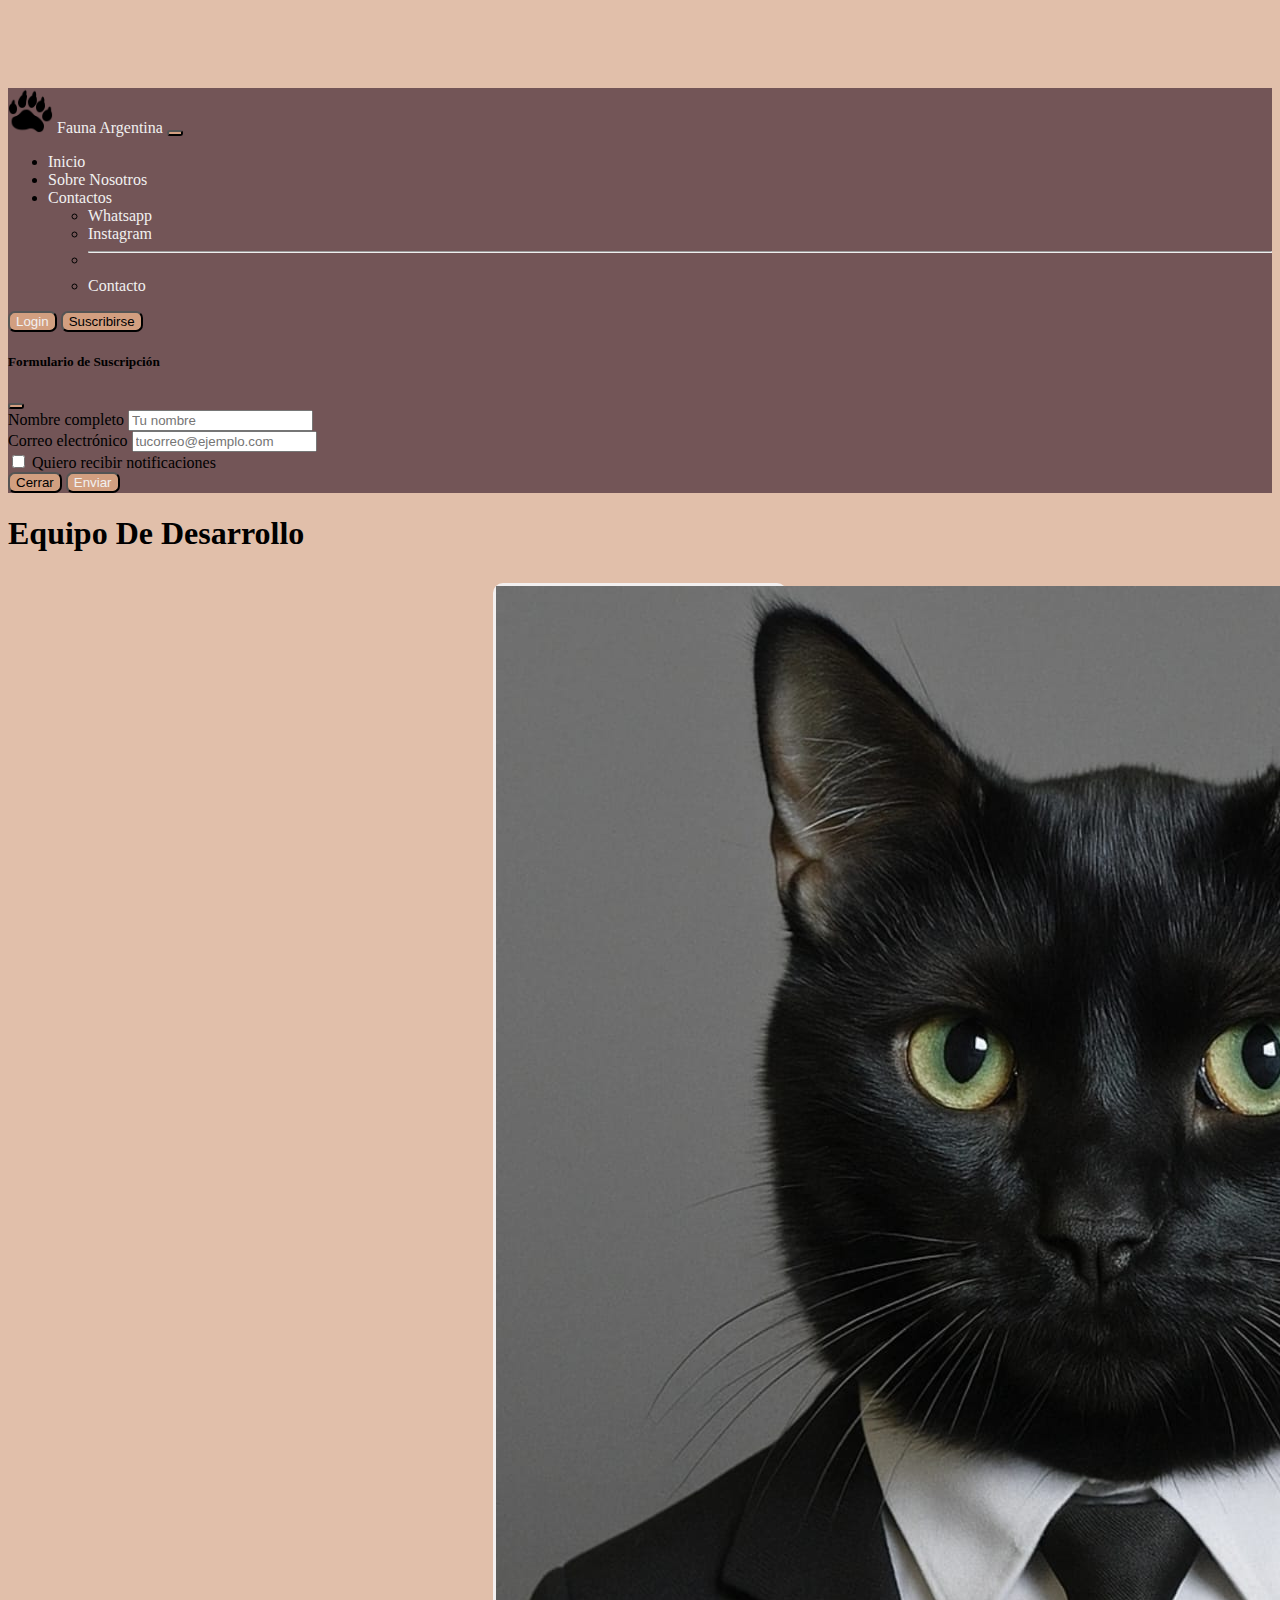
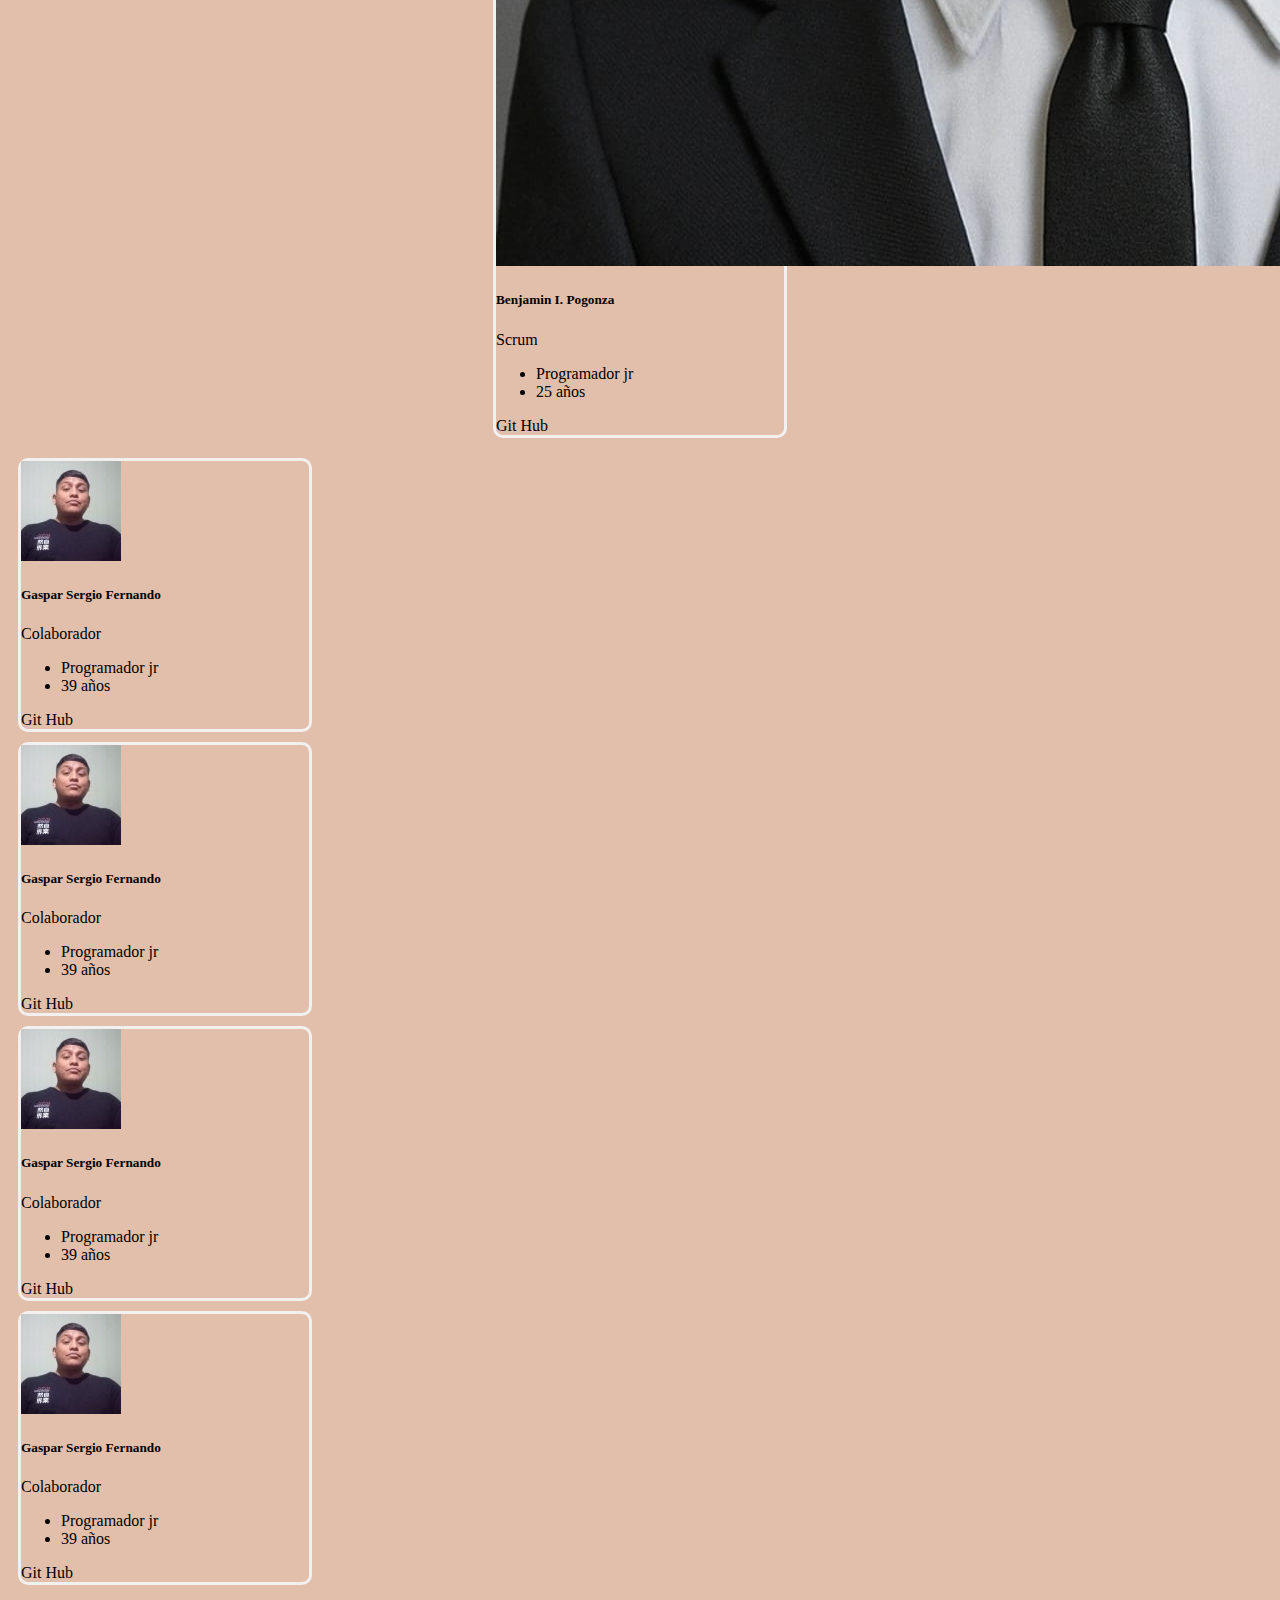
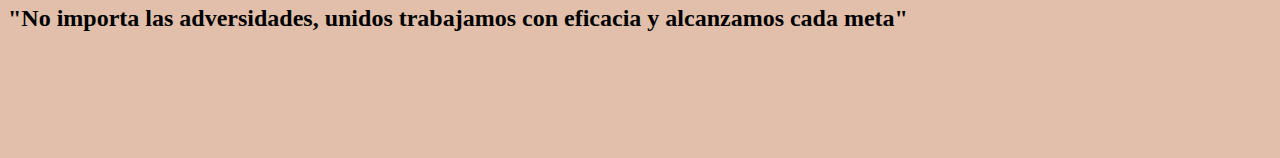
<file: pages/nosotros.html>
<!doctype html>
<html lang="es">
  <head>
    <meta charset="utf-8">
    <meta name="viewport" content="width=device-width, initial-scale=1">
    <title>Equipo De Desarrollo</title>
    <link href="https://cdn.jsdelivr.net/npm/bootstrap@5.3.2/dist/css/bootstrap.min.css" rel="stylesheet" integrity="sha384-T3c6CoIi6uLrA9TneNEoa7RxnatzjcDSCmG1MXxSR1GAsXEV/Dwwykc2MPK8M2HN" crossorigin="anonymous">
    <link rel="stylesheet" href="../css/nosotros.css">
    <link rel="stylesheet" href="../css/nav.css">
  </head>
  <body>
     <header>
            <nav class="navbar navbar-expand-lg bg-body-tertiary fixed-top fs-5">
            <div class="container-fluid">
          <a class="navbar-brand d-flex align-items-center ms-2" href="#">
                <img src="../assets/img/logo.png" alt="" width="45px">
                Fauna Argentina
          </a>
            <button class="navbar-toggler" type="button" data-bs-toggle="collapse" data-bs-target="#navbarSupportedContent" aria-controls="navbarSupportedContent" aria-expanded="false" aria-label="Toggle navigation">
            <span class="navbar-toggler-icon"></span>
            </button>
            <div class="collapse navbar-collapse" id="navbarSupportedContent">
            <ul class="navbar-nav me-auto mb-2 mb-lg-0">
            <li class="nav-item">
          <a class="nav-link active" aria-current="page" href="../index.html">Inicio</a>

            </li>
            <li class="nav-item">
          <a class="nav-link ms-1" href="">Sobre Nosotros</a>
            </li>
            <li class="nav-item dropdown">
          <a class="nav-link dropdown-toggle" href="#" role="button" data-bs-toggle="dropdown" aria-expanded="false">
            Contactos
          </a>
          <ul class="dropdown-menu">
            <li><a class="dropdown-item" href="https://wa.me/3813240329" target="_blank">Whatsapp</a></li>
            <li><a class="dropdown-item" href="https://www.instagram.com/refaunar" target="_blank">Instagram</a></li>
            <li><hr class="dropdown-divider"></li>
            <li><a class="dropdown-item" href="#" target="_blank">Contacto</a></li>
          </ul>
          </li>
      </ul>
      <form class="d-flex" role="button">
        <button class="btn fs-5" type="submit"><a class="text-black" href="">Login</a></button>

            <button type="button" class="btn fs-5 ms-3 text-black" data-bs-toggle="modal" data-bs-target="#suscripcionModal">
                Suscribirse
            </button>

          <div class="modal" id="suscripcionModal" tabindex="-1" aria-labelledby="suscripcionLabel" aria-hidden="true">
          <div class="modal-dialog">
          <div class="modal-content">
      
        <div class="modal-header">
        <h5 class="modal-title" id="suscripcionLabel">Formulario de Suscripción</h5>
        <button type="button" class="btn-close" data-bs-dismiss="modal" aria-label="Cerrar"></button>
        </div>

        <div class="modal-body">
        <form>
          <div class="mb-3">
            <label for="nombre" class="form-label">Nombre completo</label>
            <input type="text" class="form-control" id="nombre" placeholder="Tu nombre">
          </div>
          <div class="mb-3">
            <label for="email" class="form-label">Correo electrónico</label>
            <input type="email" class="form-control" id="email" placeholder="tucorreo@ejemplo.com">
          </div>
          <div class="form-check">
            <input class="form-check-input" type="checkbox" id="notificaciones">
            <label class="form-check-label" for="notificaciones">
              Quiero recibir notificaciones
            </label>
          </div>
        </form>
      </div>

      <div class="modal-footer">
        <button type="button" class="btn btn-secondary" data-bs-dismiss="modal">Cerrar</button>
        <button type="button" class="btn btn-secondary"> <a class="text-white" href="./pages/error404.html">Enviar</a></button>
      </div>

    </div>
  </div>
</div>
    </form>
      </div>
      </div>
      </nav>
    </header>
    <main>
        <section class="text-center">
            <h1>Equipo De Desarrollo</h1>
        </section>
<section class="container text-center">
  <div class="row">
    <div class="benja col-12 col-md-12 col-lg-12 px-5">
        <!-- tarjeta -->
    <div class="card" style="width: 18rem;">
    <img src="../assets/img/benja.jpeg" class="card-img-top" alt="...">
    <div class="card-body">
    <h5 class="card-title">Benjamin I. Pogonza</h5>
    <p class="card-text">Scrum</p>
    </div>
    <ul class="list-group list-group-flush">
    <li class="list-group-item">Programador jr</li>
    <li class="list-group-item">25 años</li>
    </ul>
  <div class="card-body">
    <a href="https://github.com/benja78945" class="card-link" target="_blank">Git Hub</a>
    </div>
    </div>
    </div>
    </div>
    <div class="row">
        <!-- tarjeta -->
    <div class="col-12 col-md-7 jus col-lg-9 ">
          <div class="card" style="width: 18rem;">
  <img src="../assets/img/Gaspar.jpeg" class="card-img-top" alt="...">
  <div class="card-body">
    <h5 class="card-title">Gaspar Sergio Fernando</h5>
    <p class="card-text">Colaborador</p>
  </div>
  <ul class="list-group list-group-flush">
    <li class="list-group-item">Programador jr</li>
    <li class="list-group-item">39 años</li>
  </ul>
  <div class="card-body">
    <a href="https://github.com/Serfg3526" class="card-link" target="_blank">Git Hub</a>
  </div>
</div>
    </div>
        <!-- tarjeta -->
    <div class="col-12 col-md-5 col-lg-3">
          <div class="card" style="width: 18rem;">
  <img src="../assets/img/Gaspar.jpeg" class="card-img-top" alt="...">
  <div class="card-body">
    <h5 class="card-title">Gaspar Sergio Fernando</h5>
    <p class="card-text">Colaborador</p>
  </div>
  <ul class="list-group list-group-flush">
    <li class="list-group-item">Programador jr</li>
    <li class="list-group-item">39 años</li>
  </ul>
  <div class="card-body">
    <a href="https://github.com/Serfg3526" class="card-link" target="_blank">Git Hub</a>
  </div>
</div>
    </div>
    </div>
    <div class="row">
        <!-- tarjeta -->
    <div class="col-12 col-md-7 col-lg-9">
          <div class="card" style="width: 18rem;">
  <img src="../assets/img/Gaspar.jpeg" class="card-img-top" alt="...">
  <div class="card-body">
    <h5 class="card-title">Gaspar Sergio Fernando</h5>
    <p class="card-text">Colaborador</p>
  </div>
  <ul class="list-group list-group-flush">
    <li class="list-group-item">Programador jr</li>
    <li class="list-group-item">39 años</li>
  </ul>
  <div class="card-body">
    <a href="https://github.com/Serfg3526" class="card-link" target="_blank">Git Hub</a>
  </div>
</div>
    </div>
        <!-- tarjeta -->

    <div class="col-12 col-md-5 col-lg-3">
          <div class="card" style="width: 18rem;">
  <img src="../assets/img/Gaspar.jpeg" class="card-img-top" alt="...">
  <div class="card-body">
    <h5 class="card-title">Gaspar Sergio Fernando</h5>
    <p class="card-text">Colaborador</p>
  </div>
  <ul class="list-group list-group-flush">
    <li class="list-group-item">Programador jr</li>
    <li class="list-group-item">39 años</li>
  </ul>
  <div class="card-body">
    <a href="https://github.com/Serfg3526" class="card-link" target="_blank">Git Hub</a>
  </div>
</div>
    </div>
    </div>
    <div class="row m-4">
            <section class="col-12 text-center">
        <h2>"No importa las adversidades, unidos trabajamos con eficacia y alcanzamos cada meta"</h2>
        </section>
    </div>    
        </section>
    </main>
  </body>
      <script src="https://cdn.jsdelivr.net/npm/bootstrap@5.3.2/dist/js/bootstrap.bundle.min.js" integrity="sha384-C6RzsynM9kWDrMNeT87bh95OGNyZPhcTNXj1NW7RuBCsyN/o0jlpcV8Qyq46cDfL" crossorigin="anonymous"></script>
</html>
</file>
<file: css/style.css>
ol {
    list-style: none;
}
</file>
<file: css/footer.css>
/* =========================================================
   Footer del sitio – Blog Fauna Argentina (versión comentada línea a línea)
   Objetivo:
   - Usar paleta acordada
   - Estructura clara y accesible
   - Hover visible (estilo “Rolling”)
   - Grid responsive con Bootstrap (col-12 / col-md-4)
   ========================================================= */

/* ---------- Base del <footer> ---------- */
footer {
  background-color: #735557;   /* Fondo oficial (coherente con nav/login); mejora identidad visual */
  color: #FFFFFF;              /* Texto blanco para alto contraste y legibilidad */
  font-size: 0.95rem;          /* Leve reducción para jerarquía: footer < cuerpo principal */
}

/* ---------- Texto secundario dentro del footer ---------- */
footer .text-muted,           /* Utilidad de Bootstrap para textos “suaves” */
footer .muted {               /* Clase propia por si se usa fuera de .text-muted */
  color: rgba(255, 255, 255, 0.75); /* Blanco con opacidad: baja “peso visual” sin cambiar paleta */
}

/* ---------- Enlaces del footer (estado base + transición) ---------- */
footer a {
  color: #D29F80;                   /* Color de acento definido por el equipo: coherencia con botones */
  text-decoration: none;            /* Quitamos subrayado para un look más limpio */
  transition:                        /* Transiciones suaves para feedback visual al usuario */
    color 0.25s ease,               /* Cambio de color gradual */
    background-color 0.2s ease,     /* Para efectos tipo “chip” */
    transform 0.2s ease;            /* Para micro-animaciones (zoom/traslación) */
}

/* ---------- Enlaces en hover: alto contraste ---------- */
footer a:hover {
  color: #FFFFFF;                   /* En hover usamos blanco: máxima legibilidad en fondo oscuro */
}

/* ---------- Lista de navegación del centro ---------- */
footer nav ul {
  list-style: none;                 /* Quita viñetas para menú de links */
  padding-left: 0;                  /* Remueve indentación por defecto del <ul> */
  margin: 0;                        /* Resetea márgenes para controlar espaciados con utilidades */
}

/* ---------- Separación entre ítems del menú ---------- */
footer nav li + li {
  margin-top: 0.4rem;               /* Espacio vertical entre enlaces: mejora escaneabilidad */
}

/* ---------- Ajustes finos para links del centro ---------- */
.footer-links a {
  line-height: 1.4;                 /* Altura de línea cómoda (mejora clic y lectura) */
}
.footer-links i {
  font-size: 1rem;                  /* Tamaño de icono alineado con texto */
  vertical-align: -2px;             /* Corrige baseline para que icono y texto queden alineados */
}

/* ---------- Columna de brand (logo + nombre) ---------- */
footer .footer-brand img {
  /* max-height: 48px; */           /* (Opcional) Limita la altura si el logo se ve muy grande */
  height: auto;                     /* Mantiene proporción vertical del logo */
  width: auto;                      /* Mantiene proporción horizontal del logo */
}
footer .footer-brand strong {
  font-weight: 600;                 /* Leve énfasis en el nombre de marca (no exagera) */
}

/* ---------- Columna de contacto (íconos alineados) ---------- */
footer .footer-contact .bi {        /* .bi = clase de Bootstrap Icons */
  vertical-align: -2px;             /* Alinea icono con la línea de texto (mejor estética) */
  margin-right: 6px;                /* Separación entre icono y texto para legibilidad */
}

/* ---------- Redes sociales: tamaño/margen base ---------- */
footer .footer-social a {
  font-size: 1.25rem;               /* Iconos un poco más grandes para facilitar clic y reconocimiento */
  margin-right: 0.6rem;             /* Separación horizontal entre iconos */
}
footer .footer-social a:last-child {
  margin-right: 0;                  /* Evita margen extra en el último icono */
}

/* ---------- Herencia de color en contacto/redes ---------- */
footer .footer-contact,             /* Contenedor de contacto: texto blanco por defecto */
footer .footer-social {             /* Contenedor de redes: texto/iconos blancos por defecto */
  color: #FFFFFF;                   /* Garantiza legibilidad aunque el enlace herede el color */
}
footer .footer-contact a,
footer .footer-social a {
  color: inherit;                   /* Los enlaces heredan el color del contenedor (blanco) */
  text-decoration: none;            /* Mantiene coherencia visual (sin subrayado) */
}

/* ---------- Espaciado vertical entre columnas en móvil ---------- */
footer .col-12 {
  margin-bottom: 1rem;              /* Cuando están apiladas (col-12), dejamos “aire” entre bloques */
}
@media (min-width: 768px) {         /* md: breakpoint Bootstrap (tablets en adelante) */
  footer .col-12 {
    margin-bottom: 0;               /* En fila (md+), ya no necesitamos margen inferior extra */
  }
}

/* ---------- Accesibilidad: foco visible para teclado ---------- */
footer a:focus-visible {            /* Solo cuando el foco viene de teclado (no de mouse) */
  outline: 2px dashed rgba(255,255,255,0.8); /* Anillo notorio pero sutil */
  outline-offset: 2px;              /* Separa el anillo del borde para que no “pegue” con el texto */
}

/* ---------- (Opcional) Línea separadora sobre redes ---------- */
.footer-social--with-sep {
  padding-top: 0.75rem;             /* Espacio antes del borde para que no quede “apretado” */
  border-top: 2px solid rgba(255,255,255,0.2); /* Separador sutil que no rompe la paleta */
}

/* =========================================================
   Hovers “estilo Rolling”
   – Centro: efecto “chip” (fondo translúcido)
   – Derecha: chip + color de acento en hover
   – Redes: botón circular con zoom suave
   ========================================================= */

/* ---------- Centro: convertir links en “chips” ---------- */
.footer-links a {
  display: inline-block;            /* Necesario para respetar padding/border-radius en el <a> */
  padding: 4px 10px;                /* Área clickeable más cómoda */
  border-radius: 6px;               /* Bordes suaves tipo “píldora” */
  transition: background-color .2s, color .2s; /* Suavidad al pasar el mouse */
}
.footer-links a:hover {
  background-color: rgba(255,255,255,0.12); /* “Veladura” clara que se ve sobre #735557 */
  color: #FFFFFF;                            /* Asegura legibilidad alta en hover */
}
.footer-links a:hover i {
  color: #FFFFFF;                            /* El icono acompaña el cambio de color del texto */
}

/* ---------- Derecha (contacto): chip + acento y micro-movimiento ---------- */
footer .footer-contact a {
  display: inline-block;            /* Misma lógica de “chip” que en el centro */
  padding: 4px 8px;                 /* Un poco menos de padding que la nav: equilibrio visual */
  border-radius: 6px;               /* Bordes suaves coherentes con el resto */
  transition: background-color .2s, color .2s, transform .2s; /* Incluye leve movimiento */
}
footer .footer-contact a:hover {
  background-color: rgba(255,255,255,0.12);  /* Sombreado sutil para feedback */
  color: #D29F80 !important;                 /* Enfatizamos con el color de acento del equipo */
  transform: translateY(-1px);               /* Micro “elevación” que sugiere clickeabilidad */
}

/* ---------- Redes: botón circular con zoom en hover ---------- */
footer .footer-social a {
  display: inline-flex;             /* Centra icono sin depender de line-height */
  align-items: center;              /* Alineación vertical del icono */
  justify-content: center;          /* Alineación horizontal */
  width: 40px;                      /* Área diana de tamaño suficiente para accesibilidad */
  height: 40px;                     /* Alto igual a ancho → círculo perfecto */
  border-radius: 50%;               /* Forma circular */
  color: inherit;                   /* Blanco (heredado) por coherencia con el contenedor */
  transition: background-color .2s, color .2s, transform .2s; /* Feedback visual */
}
footer .footer-social a:hover {
  background-color: rgba(255,255,255,0.12);  /* Sombreado de fondo para “botón” */
  color: #D29F80 !important;                 /* Acento en el icono al pasar el mouse */
  transform: scale(1.15);                    /* Zoom suave: comunica interactividad */
}
</file>
<file: css/nav.css>
ol {
    list-style: none;
}
nav a {
    text-decoration: none;
    color: rgb(241, 240, 240);
}
.navbar {
    background-color: #735557 
    !important;
    
}
nav li :hover {
    color: rgb(0, 0, 0) !important;
}

nav button {
    border-radius: 7px !important;
    background-color: #D29F80 !important;
}
button a:hover {
    color: #97866A !important;
}
nav button:hover {
    color: #97866A !important;
}
body {
    padding-top: 80px;
}
.modal-backdrop {
    display: none !important;
}
</file>
<file: css/contacto.css>
*{
    margin: 0;
    padding: 0;
    box-sizing: border-box;
}

main {
    display: grid;
    min-height: 100vh;
    grid-template-columns: repeat(16, 1fr);
    grid-template-rows: repeat(10, 1fr);
    background: linear-gradient(135deg, #604652 0%, #604652 60%, #D29F80 100%);

    
}

.mapa{
    grid-column: 2/8 ;
    grid-row: 2/9;
    width: 100%;
    height: 100%;
    border: solid;
    border-width: 4px;
    border-radius: 12px;
    border-color: #D29F80;
    overflow: hidden;
    box-shadow: 0 8px 20px rgba(0,0,0,0.3);

}

.nonuse{
        grid-column: 2/8 ;
    grid-row: 2/9;
    width: 100%;
    height: 100%;
    border: solid;
    border-radius: 12px;
    border-color: #D29F80;
    overflow: hidden;
    box-shadow: 0 8px 20px rgba(0,0,0,0.3);


        grid-column: 2/8 ;
    grid-row: 2/9;
    width: 100%;
    height: 100%;
       background: rgba(255, 255, 255, 0.1);
      backdrop-filter: blur(12px);
      border-radius: 12px;
      padding: 30px;
      box-shadow: 0 8px 20px rgba(0,0,0,0.3);

}

iframe{
    width: 100%;
    height: 100%;
    overflow: hidden;
    border-radius: 12px;

}

h1{
    color: rgba(255, 255, 255, 0.615);
    font-size:larger;
}

.conteiner{
    grid-column: 9/16 ;
    grid-row: 2/9;
     min-width: 300px;
      background: rgba(255, 255, 255, 0.1);
      backdrop-filter: blur(12px);
      border-radius: 12px;
      padding: 30px;
      box-shadow: 0 8px 20px rgba(0,0,0,0.3);
}
input::placeholder, textarea::placeholder { 
    color: rgba(255, 255, 255, 0.615);
 }

input{
  width: 100%;
      margin-bottom: 15px;
      padding: 12px;
      border: none;
      border-radius: 8px;
      background: rgba(255,255,255,0.2);
      color: white;
      
}
input:focus, textarea:focus {
  outline: none; /* elimina el borde amarillo por defecto */
  border: 2px solid #604652;
  box-shadow: 0 0 5px #604652; 
}
textarea{
 width: 100%;
      margin-bottom: 15px;
      padding: 12px;
      border: none;
      border-radius: 8px;
      background: rgba(255,255,255,0.2);
      color: white;
}


button{
    padding: 10px;
    border-radius: 8px;
    width: 100px;
    background: rgba(255, 255, 255, 0.1);
    backdrop-filter: blur(12px);
    box-shadow: 0 8px 20px rgba(0,0,0,0.3);
    border: none;
    transition: 0.2s;
    color:rgba(255, 255, 255, 0.615) ;
}

button:hover{
    background-color: white;
    color: black;
}

@media (max-width:768px){
    .conteiner{
    grid-column: 2/16 ;
    grid-row: 2/9;
    border-radius: 0%;
    }
    iframe{
        display: none;
    }
    .mapa{
        display: none;
    }
    button:hover{
    
    background-color: initial;
    color: inherit;
    cursor: default;
    color: white;
}
}
</file>
<file: css/styleLogin.css>
*{
    margin: 0;
    padding: 0;
    box-sizing: border-box;
}

h1{
    color: #D29F80;
}
main {
    display: grid;
    min-height: 100vh;
    grid-template-columns: repeat(10, 1fr);
    grid-template-rows: repeat(6, 1fr);
    background-color: #735557;
    
}
form {
    display: flex;
    flex-direction: column;

    gap: 15px; /* espacio entre los elementos */
    width: 100%;
    justify-content: center;    /* centra en vertical */
    align-items: center;        /* centra en horizontal */
    
}
form input {
    background: transparent;
    border: 2px solid #D29F80;    /* color borde */
    border-radius: 5px;
    padding: 5px 10px;
    color: white;              /* texto blanco */
    width: 220px;              /* ancho fijo */

}

.btn-custom {
    background-color: #735557; /* tu color (naranja en este caso) */
    color: #D29F80;
    border: none;
    padding: 6px 14px; /* más chicos */
    border-radius: 6px;
    font-size: 14px;
    cursor: pointer;
    transition: 0.3s;
}
.buttons {
    display: flex;
    justify-content: center;
    gap: 10px;
}

.btn-custom:hover {
    background-color: #D29F80; /* color hover */
    color: #735557;
}
button{
    background-color: #D1D8BE;
}
p{
    color: white;
}

.btnsocial {
    background-color: #735557; /* tu color (naranja en este caso) */
    color: #D29F80;
    border: none;
    padding: 6px 14px; /* más chicos */
    border-radius: 6px;
    font-size: 14px;
    cursor: pointer;
    transition: 0.3s;
    width: 235px;   /* ajusta el valor */
    text-align: center; /* centra el texto dentro */
      display: flex;
  align-items: center;
  justify-content: flex-start; /* logo a la izquierda */
  gap: 8px;
}

.btnsocial:hover {
    background-color: #D29F80; /* color hover */
    color: #735557;
}

.btnsocial img {

  left: 10px;          /* pegado al borde izquierdo */
  width: 18px;
  height: 18px;
}




.conteiner{
    grid-column: 4/10 ;
    grid-row: 2/6;
    background-color: #604652;
    border-bottom-right-radius: 20px;
    border-top-right-radius: 20px;

    display: flex;          /* activa flexbox */
    flex-direction: column; /* los hijos se apilan en columna */
    gap: 20px;              /* espacio entre los divs */
    padding: 20px;
    justify-content: center;    /* centra en vertical */
    align-items: center;        /* centra en horizontal */
/*    box-shadow: 10px 10px 23px 8px rgba(0,0,0,0.59);
-webkit-box-shadow: 10px 10px 23px 8px rgba(0,0,0,0.59);
-moz-box-shadow: 10px 10px 23px 8px rgba(0,0,0,0.59);*/
box-shadow: 99px 44px 43px -2px rgba(0,0,0,0.59);
-webkit-box-shadow: 99px 44px 43px -2px rgba(0,0,0,0.59);
-moz-box-shadow: 99px 44px 43px -2px rgba(0,0,0,0.59);

 }



.imagen{
    grid-column: 2/4;
    grid-row: 2/6;
    background-color: aliceblue;
    border-bottom-left-radius: 20px;
    border-top-left-radius: 20px;
    
}

.imagen img{
    width: 100%;
    height: 100%;
    object-fit: cover; /* recorta la imagen si no tiene las proporciones exactas */
    border-bottom-left-radius: 20px;
    border-top-left-radius: 20px;
}

@media (max-width:768px){
    .conteiner{
        grid-column: 4/11 ;
    grid-row: 1/7;
    border-radius: 0%;
    }
    .imagen{
    grid-column: 1/4;
    grid-row: 1/7;
    border-radius: 0%;
        img{
        content: url(/assets/arg2.jpg);
        border-radius: 0%;
    }

    }


}

.modal-content{

    background-color: #604652 ;
}
</file>
<file: css/nosotros.css>
a {
    text-decoration: none;
    color: black;
}
section a:hover {
    color: #97866A;
}
body {
    background-color: #d2a080ab !important;
    height: 100vw !important;
}
.card {
    margin: 10px;
}
.benja {
    display: flex;
    justify-content: center;
}
h2 {
    padding-bottom: 10%;
}
div .card {
    border-radius: 10px !important;
    border: 3px solid rgb(243, 240, 240);
}
</file>
